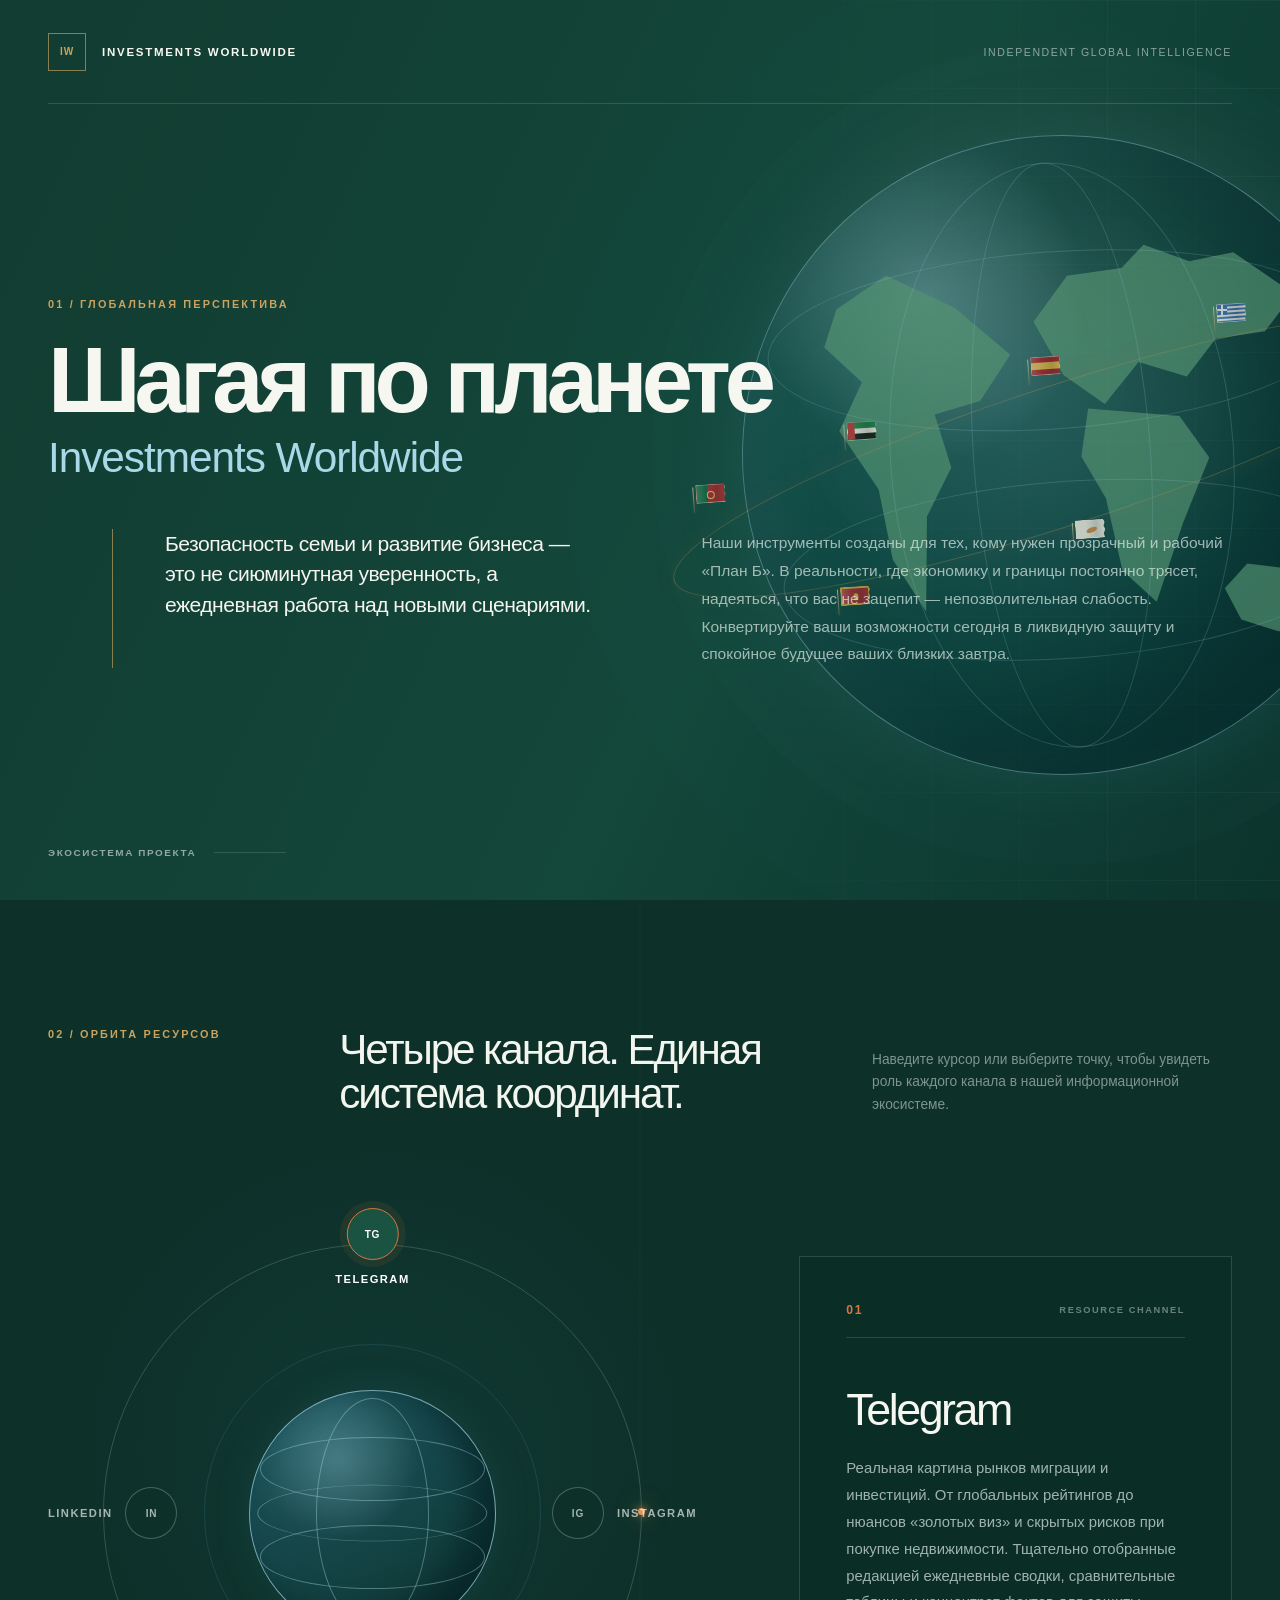
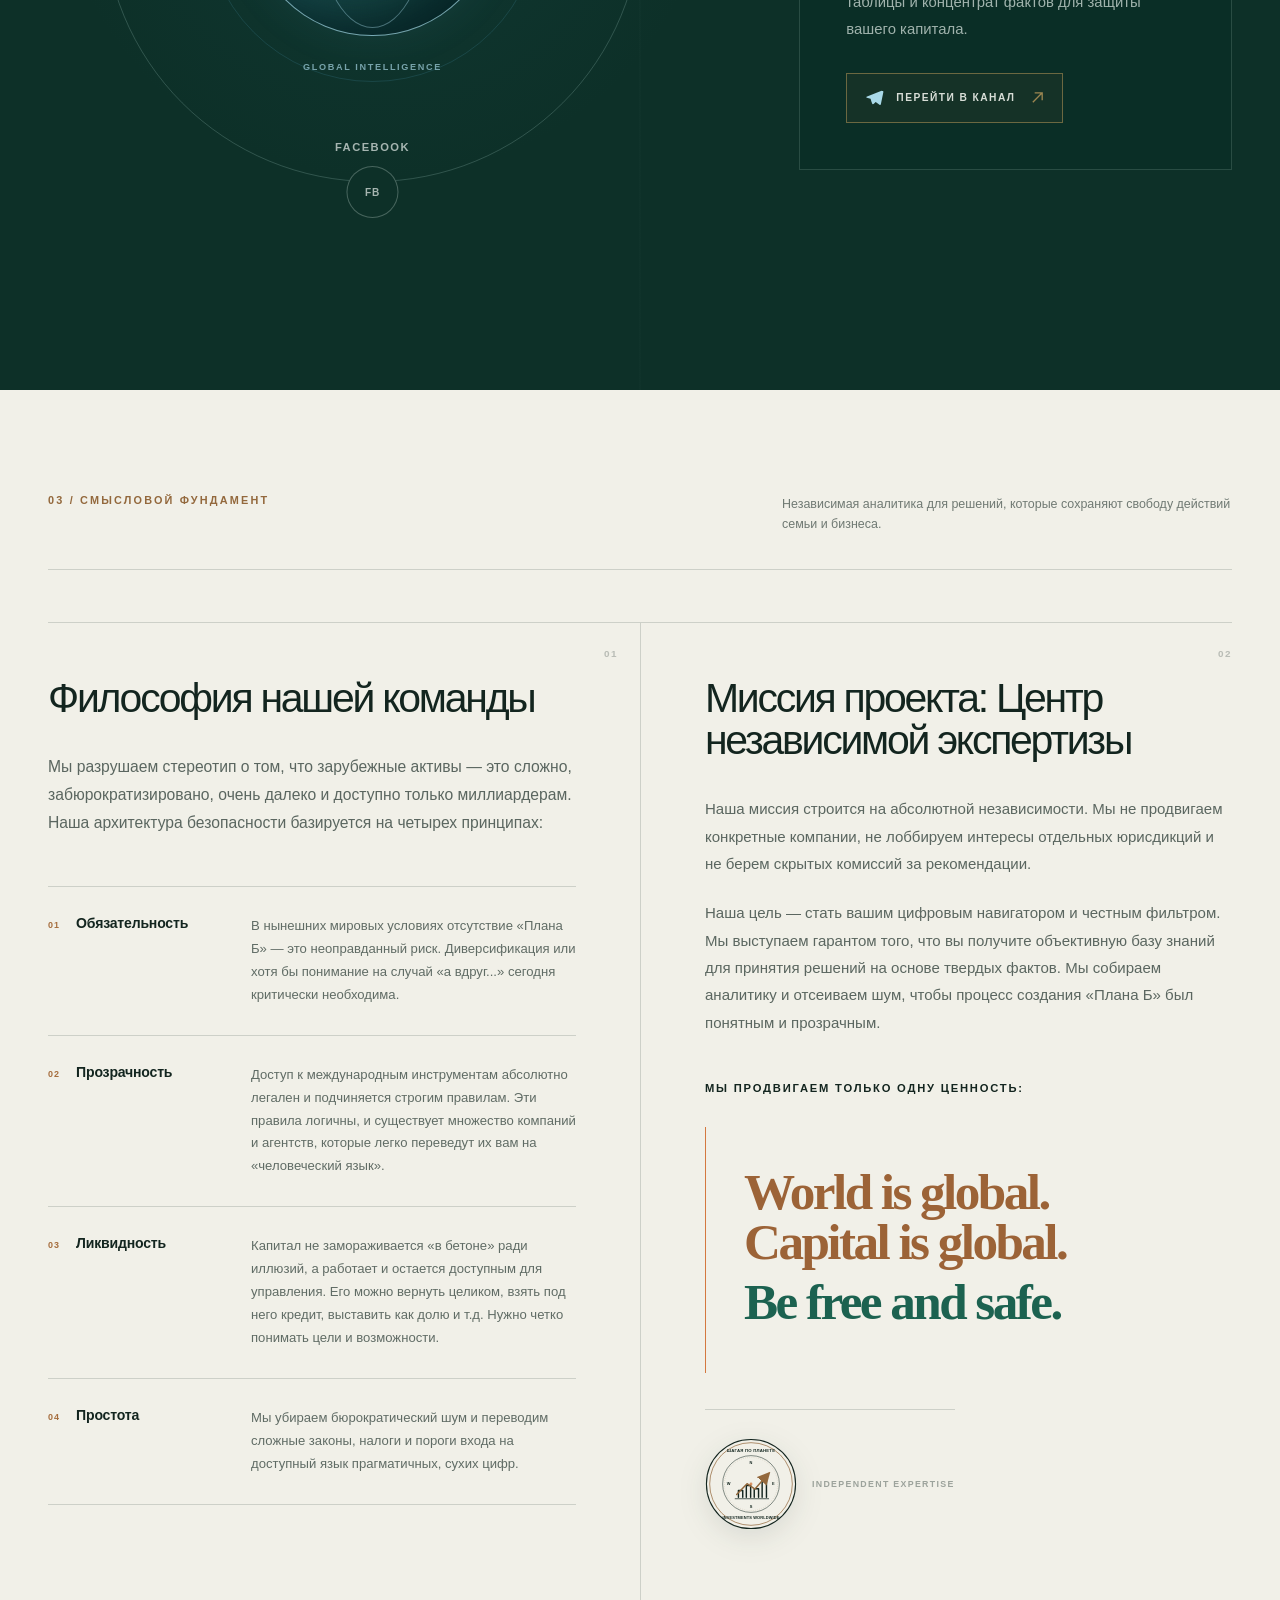
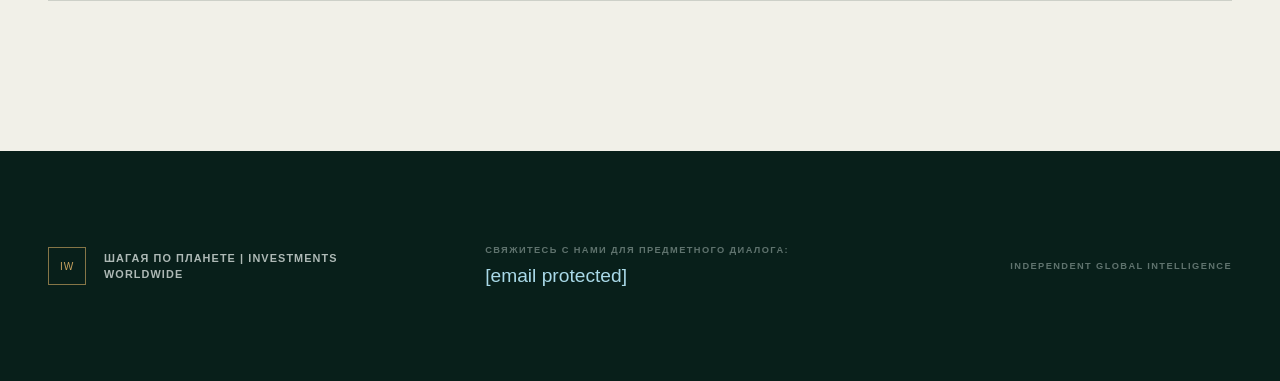
<file: index.html>
<!doctype html>
<html lang="ru">
  <head>
    <!-- Google tag (gtag.js) -->
<script async src="https://www.googletagmanager.com/gtag/js?id=G-6NLV09W5RV"></script>
<script>
  window.dataLayer = window.dataLayer || [];
  function gtag(){dataLayer.push(arguments);}
  gtag('js', new Date());

  gtag('config', 'G-6NLV09W5RV');
</script>
    <meta charset="UTF-8" />
    <meta name="viewport" content="width=device-width, initial-scale=1.0" />
    <meta name="theme-color" content="#123d32" />
    <meta name="author" content="Investments Worldwide" />
    <meta name="robots" content="index, follow, max-image-preview:large, max-snippet:-1, max-video-preview:-1" />
    <meta
      name="description"
      content="Независимая аналитика о международных инвестициях, ВНЖ, Golden Visa, зарубежной недвижимости и легальной релокации капитала."
    />
    <link rel="canonical" href="https://shagayapoplanete.com/" />
    <link rel="icon" href="favicon.svg" type="image/svg+xml" />
    <link rel="apple-touch-icon" href="apple-touch-icon.png" sizes="180x180" />
    <link rel="manifest" href="site.webmanifest" />

    <meta property="og:type" content="website" />
    <meta property="og:locale" content="ru_RU" />
    <meta property="og:url" content="https://shagayapoplanete.com/" />
    <meta property="og:site_name" content="Шагая по планете | Investments Worldwide" />
    <meta property="og:title" content="Инвестиции и релокация капитала | Шагая по планете" />
    <meta property="og:description" content="Независимая аналитика о международных инвестициях, ВНЖ, Golden Visa, зарубежной недвижимости и легальной релокации капитала." />
    <meta property="og:image" content="https://shagayapoplanete.com/og.png" />
    <meta property="og:image:width" content="1200" />
    <meta property="og:image:height" content="630" />
    <meta property="og:image:alt" content="Шагая по планете | Investments Worldwide" />

    <meta name="twitter:card" content="summary_large_image" />
    <meta name="twitter:title" content="Инвестиции и релокация капитала | Шагая по планете" />
    <meta name="twitter:description" content="Независимая аналитика о международных инвестициях, ВНЖ, Golden Visa, зарубежной недвижимости и легальной релокации капитала." />
    <meta name="twitter:image" content="https://shagayapoplanete.com/og.png" />
    <meta name="twitter:image:alt" content="Шагая по планете | Investments Worldwide" />

    <title>Инвестиции и релокация капитала | Шагая по планете</title>
    <script type="application/ld+json">
      {
        "@context": "https://schema.org",
        "@graph": [
          {
            "@type": "Organization",
            "@id": "https://shagayapoplanete.com/#organization",
            "name": "Шагая по планете | Investments Worldwide",
            "alternateName": "Investments Worldwide",
            "url": "https://shagayapoplanete.com",
            "logo": {
              "@type": "ImageObject",
              "url": "https://shagayapoplanete.com/brand-seal-512.png",
              "width": 512,
              "height": 512
            },
            "description": "Независимая аналитика о международных инвестициях, ВНЖ, Golden Visa, зарубежной недвижимости и легальной релокации капитала.",
            "sameAs": [
              "https://t.me/investments_worldwide",
              "https://www.instagram.com/shagaya.poplanete/",
              "https://www.facebook.com/profile.php?id=61593117163162",
              "https://www.linkedin.com/company/shagaya-po-planete-investments-worldwide/"
            ]
          },
          {
            "@type": "WebSite",
            "@id": "https://shagayapoplanete.com/#website",
            "url": "https://shagayapoplanete.com",
            "name": "Шагая по планете | Investments Worldwide",
            "description": "Независимая аналитика о международных инвестициях, ВНЖ, Golden Visa, зарубежной недвижимости и легальной релокации капитала.",
            "inLanguage": "ru",
            "publisher": {
              "@id": "https://shagayapoplanete.com/#organization"
            }
          }
        ]
      }
    </script>
    <link rel="stylesheet" href="styles.css?v=20260824" />
    <script src="script.js?v=20260824" defer></script>
  </head>
  <body>
    <main>
      <section class="hero" aria-labelledby="hero-title">
        <header class="site-header shell">
          <a class="wordmark" href="#top" aria-label="На первый экран">
            <span class="wordmark__symbol" aria-hidden="true">IW</span>
            <span>Investments Worldwide</span>
          </a>
          <span class="header-note">Independent global intelligence</span>
        </header>

        <div class="hero__content shell" id="top">
          <p class="section-index">01 / Глобальная перспектива</p>
          <h1 id="hero-title">
            <span>Шагая по планете</span>
            <span class="hero__international">Investments Worldwide</span>
          </h1>
          <div class="hero__statement">
            <p class="hero__lead">
              Безопасность семьи и развитие бизнеса — это не сиюминутная
              уверенность, а ежедневная работа над новыми сценариями.
            </p>
            <p class="hero__body">
              Наши инструменты созданы для тех, кому нужен прозрачный и рабочий
              «План Б». В реальности, где экономику и границы постоянно трясет,
              надеяться, что вас не зацепит — непозволительная слабость.
              Конвертируйте ваши возможности сегодня в ликвидную защиту и
              спокойное будущее ваших близких завтра.
            </p>
          </div>
        </div>

        <a class="hero__scroll" href="#resources">
          <span>Экосистема проекта</span>
          <span class="hero__scroll-line" aria-hidden="true"></span>
        </a>
        <div class="hero__grid" aria-hidden="true"></div>
        <div class="hero__glow" aria-hidden="true">
          <span class="hero-earth__grid hero-earth__grid--latitude-one"></span>
          <span class="hero-earth__grid hero-earth__grid--latitude-two"></span>
          <span class="hero-earth__grid hero-earth__grid--meridian-one"></span>
          <span class="hero-earth__grid hero-earth__grid--meridian-two"></span>
          <span class="hero-earth__flags-orbit">
            <span class="hero-earth__flag hero-earth__flag--1" role="img" aria-label="Португалия">
              <span class="hero-earth__flag-cloth flag--portugal"></span>
            </span>
            <span class="hero-earth__flag hero-earth__flag--2" role="img" aria-label="ОАЭ">
              <span class="hero-earth__flag-cloth flag--uae"></span>
            </span>
            <span class="hero-earth__flag hero-earth__flag--3" role="img" aria-label="Испания">
              <span class="hero-earth__flag-cloth flag--spain"></span>
            </span>
            <span class="hero-earth__flag hero-earth__flag--4" role="img" aria-label="Греция">
              <span class="hero-earth__flag-cloth flag--greece"></span>
            </span>
            <span class="hero-earth__flag hero-earth__flag--5" role="img" aria-label="Мальта">
              <span class="hero-earth__flag-cloth flag--malta"></span>
            </span>
            <span class="hero-earth__flag hero-earth__flag--6" role="img" aria-label="Турция">
              <span class="hero-earth__flag-cloth flag--turkey"></span>
            </span>
            <span class="hero-earth__flag hero-earth__flag--7" role="img" aria-label="Кипр">
              <span class="hero-earth__flag-cloth flag--cyprus"></span>
            </span>
            <span class="hero-earth__flag hero-earth__flag--8" role="img" aria-label="Черногория">
              <span class="hero-earth__flag-cloth flag--montenegro"></span>
            </span>
          </span>
          <span class="hero-earth__land hero-earth__land--america"></span>
          <span class="hero-earth__land hero-earth__land--eurasia"></span>
          <span class="hero-earth__land hero-earth__land--africa"></span>
          <span class="hero-earth__land hero-earth__land--australia"></span>
        </div>
      </section>

      <section class="resources" id="resources" aria-labelledby="resources-title">
        <div class="shell resources__header">
          <p class="section-index">02 / Орбита ресурсов</p>
          <div>
            <h2 id="resources-title">Четыре канала. Единая система координат.</h2>
            <p>
              Наведите курсор или выберите точку, чтобы увидеть роль каждого
              канала в нашей информационной экосистеме.
            </p>
          </div>
        </div>

        <div class="resources__stage shell">
          <div
            class="orbit-system"
            data-active="telegram"
            aria-label="Интерактивная орбита ресурсов"
          >
            <div class="orbit orbit--outer" aria-hidden="true"></div>
            <div class="orbit orbit--inner" aria-hidden="true"></div>
            <div class="orbit__glint" aria-hidden="true"><span></span></div>

            <div class="globe" aria-label="Глобальная экспертиза">
              <div class="globe__sphere" aria-hidden="true">
                <span class="globe__latitude globe__latitude--one"></span>
                <span class="globe__latitude globe__latitude--two"></span>
                <span class="globe__longitude globe__longitude--one"></span>
                <span class="globe__longitude globe__longitude--two"></span>
              </div>
              <span>Global intelligence</span>
            </div>

            <button
              class="resource-node resource--top"
              type="button"
              data-resource="telegram"
              aria-pressed="true"
              aria-label="Показать информацию: Telegram"
            >
              <span class="resource-node__mark" aria-hidden="true">TG</span>
              <span class="resource-node__name">Telegram</span>
            </button>
            <button
              class="resource-node resource--right"
              type="button"
              data-resource="instagram"
              aria-pressed="false"
              aria-label="Показать информацию: Instagram"
            >
              <span class="resource-node__mark" aria-hidden="true">IG</span>
              <span class="resource-node__name">Instagram</span>
            </button>
            <button
              class="resource-node resource--bottom"
              type="button"
              data-resource="facebook"
              aria-pressed="false"
              aria-label="Показать информацию: Facebook"
            >
              <span class="resource-node__mark" aria-hidden="true">FB</span>
              <span class="resource-node__name">Facebook</span>
            </button>
            <button
              class="resource-node resource--left"
              type="button"
              data-resource="linkedin"
              aria-pressed="false"
              aria-label="Показать информацию: LinkedIn"
            >
              <span class="resource-node__mark" aria-hidden="true">IN</span>
              <span class="resource-node__name">LinkedIn</span>
            </button>
          </div>

          <article class="resource-copy" aria-live="polite">
            <div class="resource-copy__meta">
              <span id="resource-index">01</span>
              <span>Resource channel</span>
            </div>
            <h3 id="resource-name">Telegram</h3>
            <p id="resource-description">
              Реальная картина рынков миграции и инвестиций. От глобальных
              рейтингов до нюансов «золотых виз» и скрытых рисков при покупке
              недвижимости. Тщательно отобранные редакцией ежедневные сводки,
              сравнительные таблицы и концентрат фактов для защиты вашего
              капитала.
            </p>
            <a
              class="resource-copy__cta"
              id="resource-link"
              href="https://t.me/investments_worldwide"
              target="_blank"
              rel="noopener noreferrer"
              aria-label="Перейти в канал Telegram"
            >
              <span class="resource-copy__channel-icon" id="resource-icon">
                <svg data-channel-icon="telegram" viewBox="0 0 24 24" aria-hidden="true">
                  <path d="M21.1 3.4 3.7 10.1c-1.2.5-1.2 1.2-.2 1.5l4.4 1.4 1.7 5.2c.3.9.6 1.2 1.1 1.2.5 0 .8-.3 1.1-.6l2.2-2.1 4.6 3.4c.9.5 1.5.2 1.7-.8l2.9-14.1c.3-1.3-.5-1.9-1.6-1.5Z" fill="currentColor" />
                  <path d="m8 13 10.3-6.5-8 8.2-.3 3.2L8 13Z" fill="currentColor" opacity=".48" />
                </svg>
                <svg data-channel-icon="instagram" viewBox="0 0 24 24" aria-hidden="true" hidden>
                  <rect x="3" y="3" width="18" height="18" rx="5" fill="none" stroke="currentColor" stroke-width="1.8" />
                  <circle cx="12" cy="12" r="4.2" fill="none" stroke="currentColor" stroke-width="1.8" />
                  <circle cx="17.4" cy="6.7" r="1.15" fill="currentColor" />
                </svg>
                <svg data-channel-icon="facebook" viewBox="0 0 24 24" aria-hidden="true" hidden>
                  <path d="M13.8 21v-8h2.9l.5-3.3h-3.4V7.6c0-1 .3-1.7 1.7-1.7h1.9V3a25 25 0 0 0-2.7-.2c-2.7 0-4.5 1.6-4.5 4.6v2.3H7.1V13h3.1v8h3.6Z" fill="currentColor" />
                </svg>
                <svg data-channel-icon="linkedin" viewBox="0 0 24 24" aria-hidden="true" hidden>
                  <rect x="3" y="9" width="4" height="12" rx=".7" fill="currentColor" />
                  <circle cx="5" cy="5" r="2.2" fill="currentColor" />
                  <path d="M10 9h3.8v1.7h.1c.6-1 1.8-2.1 3.9-2.1 4.1 0 4.9 2.6 4.9 6.1V21h-4v-5.6c0-1.4 0-3.2-2.1-3.2s-2.5 1.5-2.5 3.1V21H10V9Z" fill="currentColor" />
                </svg>
              </span>
              <span>Перейти в канал</span>
              <svg class="resource-copy__external-icon" viewBox="0 0 16 16" aria-hidden="true">
                <path d="M5 3h8v8M13 3 3 13" fill="none" stroke="currentColor" stroke-width="1.4" />
              </svg>
            </a>
          </article>
        </div>
      </section>

      <section class="foundation" aria-label="Философия и миссия проекта">
        <div class="foundation__intro shell">
          <p class="section-index">03 / Смысловой фундамент</p>
          <p>
            Независимая аналитика для решений, которые сохраняют свободу
            действий семьи и бизнеса.
          </p>
        </div>

        <div class="foundation__grid shell">
          <article class="philosophy" aria-labelledby="philosophy-title">
            <span class="column-number" aria-hidden="true">01</span>
            <h2 id="philosophy-title">Философия нашей команды</h2>
            <p class="foundation__lead">
              Мы разрушаем стереотип о том, что зарубежные активы — это сложно,
              забюрократизировано, очень далеко и доступно только миллиардерам.
              Наша архитектура безопасности базируется на четырех принципах:
            </p>

            <ol class="principles">
              <li>
                <div class="principles__head"><span>01</span><h3>Обязательность</h3></div>
                <p>
                  В нынешних мировых условиях отсутствие «Плана Б» — это
                  неоправданный риск. Диверсификация или хотя бы понимание на
                  случай «а вдруг...» сегодня критически необходима.
                </p>
              </li>
              <li>
                <div class="principles__head"><span>02</span><h3>Прозрачность</h3></div>
                <p>
                  Доступ к международным инструментам абсолютно легален и
                  подчиняется строгим правилам. Эти правила логичны, и существует
                  множество компаний и агентств, которые легко переведут их вам
                  на «человеческий язык».
                </p>
              </li>
              <li>
                <div class="principles__head"><span>03</span><h3>Ликвидность</h3></div>
                <p>
                  Капитал не замораживается «в бетоне» ради иллюзий, а работает и
                  остается доступным для управления. Его можно вернуть целиком,
                  взять под него кредит, выставить как долю и т.д. Нужно четко
                  понимать цели и возможности.
                </p>
              </li>
              <li>
                <div class="principles__head"><span>04</span><h3>Простота</h3></div>
                <p>
                  Мы убираем бюрократический шум и переводим сложные законы,
                  налоги и пороги входа на доступный язык прагматичных, сухих
                  цифр.
                </p>
              </li>
            </ol>
          </article>

          <article class="mission" aria-labelledby="mission-title">
            <span class="column-number" aria-hidden="true">02</span>
            <h2 id="mission-title">
              Миссия проекта: Центр независимой экспертизы
            </h2>
            <div class="mission__body">
              <p>
                Наша миссия строится на абсолютной независимости. Мы не
                продвигаем конкретные компании, не лоббируем интересы отдельных
                юрисдикций и не берем скрытых комиссий за рекомендации.
              </p>
              <p>
                Наша цель — стать вашим цифровым навигатором и честным фильтром.
                Мы выступаем гарантом того, что вы получите объективную базу
                знаний для принятия решений на основе твердых фактов. Мы собираем
                аналитику и отсеиваем шум, чтобы процесс создания «Плана Б» был
                понятным и прозрачным.
              </p>
              <p>Мы продвигаем только одну ценность:</p>
            </div>

            <blockquote>
              <span>World is global.</span>
              <span>Capital is global.</span>
              <strong>Be free and safe.</strong>
            </blockquote>

            <div class="mission__seal">
              <img
                src="brand-seal.svg"
                width="92"
                height="92"
                loading="lazy"
                decoding="async"
                alt="Эмблема «Шагая по планете | Investments Worldwide»"
              />
              <span>Independent expertise</span>
            </div>
          </article>
        </div>
      </section>
    </main>

    <footer class="footer">
      <div class="footer__inner shell">
        <div class="footer__brand">
          <span class="wordmark__symbol" aria-hidden="true">IW</span>
          <p>Шагая по планете | Investments Worldwide</p>
        </div>
        <div class="footer__contact">
          <span>Свяжитесь с нами для предметного диалога:</span>
          <a href="mailto:[email protected]">[email protected]</a>
        </div>
        <span class="footer__note">Independent global intelligence</span>
      </div>
    </footer>
  </body>
</html>
</file>
<file: styles.css>
:root {
  --emerald-950: #123d32;
  --emerald-900: #0d3028;
  --emerald-800: #16483b;
  --emerald-700: #1c6250;
  --paper: #f1f0e8;
  --paper-soft: #e8e7dd;
  --ink: #13251f;
  --muted: #879891;
  --line-dark: rgba(207, 226, 219, 0.16);
  --line-light: rgba(19, 37, 31, 0.16);
  --orange: #d4783f;
  --gold: #c9a35f;
  --blue: #5aabd0;
  --blue-light: #a9d9e8;
  --sans: "Avenir Next", Avenir, "Segoe UI", Helvetica, Arial, sans-serif;
  --serif: Iowan Old Style, Baskerville, "Times New Roman", serif;
}

* {
  box-sizing: border-box;
}

html {
  scroll-behavior: smooth;
}

body {
  margin: 0;
  background: var(--emerald-950);
  color: #f7f7f1;
  font-family: var(--sans);
  text-rendering: optimizeLegibility;
}

button,
a {
  -webkit-tap-highlight-color: transparent;
}

button {
  font: inherit;
}

a {
  color: inherit;
  text-decoration: none;
}

.shell {
  width: min(100% - 96px, 1440px);
  margin-inline: auto;
}

.section-index {
  margin: 0;
  color: var(--gold);
  font-size: 0.68rem;
  font-weight: 700;
  letter-spacing: 0.2em;
  text-transform: uppercase;
}

.hero {
  position: relative;
  min-height: 100svh;
  overflow: hidden;
  background:
    radial-gradient(circle at 82% 35%, rgba(212, 120, 63, 0.1), transparent 25%),
    linear-gradient(115deg, rgba(18, 61, 50, 0.99) 8%, rgba(19, 72, 58, 0.95) 58%, rgba(11, 50, 42, 0.98) 100%),
    var(--emerald-950);
}

.site-header {
  position: relative;
  z-index: 4;
  display: flex;
  align-items: center;
  justify-content: space-between;
  min-height: 104px;
  border-bottom: 1px solid var(--line-dark);
}

.wordmark {
  display: inline-flex;
  align-items: center;
  gap: 16px;
  font-size: 0.72rem;
  font-weight: 700;
  letter-spacing: 0.15em;
  text-transform: uppercase;
}

.wordmark__symbol {
  display: grid;
  width: 38px;
  aspect-ratio: 1;
  place-items: center;
  border: 1px solid rgba(198, 162, 94, 0.66);
  color: var(--gold);
  font-size: 0.63rem;
  letter-spacing: 0.08em;
}

.header-note {
  color: rgba(237, 244, 241, 0.55);
  font-size: 0.66rem;
  letter-spacing: 0.15em;
  text-transform: uppercase;
}

.hero__content {
  position: relative;
  z-index: 3;
  display: flex;
  min-height: calc(100svh - 104px);
  flex-direction: column;
  justify-content: center;
  padding-block: 92px 130px;
}

.hero h1 {
  max-width: 1180px;
  margin: 30px 0 52px;
  font-size: clamp(3.5rem, 7.2vw, 7.8rem);
  font-weight: 560;
  letter-spacing: -0.065em;
  line-height: 0.9;
}

.hero h1 span {
  display: block;
}

.hero__international {
  margin-top: 16px;
  color: var(--blue-light);
  font-size: 0.46em;
  font-weight: 430;
  letter-spacing: -0.025em;
}

.hero__statement {
  display: grid;
  max-width: 1120px;
  grid-template-columns: minmax(300px, 0.9fr) minmax(360px, 1.1fr);
  gap: clamp(48px, 8vw, 120px);
  margin-left: auto;
  padding-left: 52px;
  border-left: 1px solid rgba(198, 162, 94, 0.65);
}

.hero__lead,
.hero__body {
  margin: 0;
}

.hero__lead {
  color: #f5f5ef;
  font-size: clamp(1.22rem, 1.65vw, 1.65rem);
  font-weight: 430;
  letter-spacing: -0.025em;
  line-height: 1.45;
}

.hero__body {
  max-width: 630px;
  color: rgba(223, 235, 230, 0.7);
  font-size: 0.97rem;
  line-height: 1.8;
}

.hero__scroll {
  position: absolute;
  z-index: 4;
  bottom: 42px;
  left: 48px;
  display: flex;
  align-items: center;
  gap: 18px;
  color: rgba(237, 244, 241, 0.58);
  font-size: 0.62rem;
  font-weight: 700;
  letter-spacing: 0.16em;
  text-transform: uppercase;
}

.hero__scroll-line {
  position: relative;
  display: block;
  width: 72px;
  height: 1px;
  overflow: hidden;
  background: var(--line-dark);
}

.hero__scroll-line::after {
  position: absolute;
  inset: 0;
  background: var(--orange);
  content: "";
  transform: translateX(-100%);
  animation: scroll-line 2.8s ease-in-out infinite;
}

.hero__grid {
  position: absolute;
  z-index: 1;
  inset: 0 0 0 52%;
  border-left: 1px solid rgba(173, 205, 195, 0.07);
  background-image:
    linear-gradient(rgba(173, 205, 195, 0.055) 1px, transparent 1px),
    linear-gradient(90deg, rgba(173, 205, 195, 0.055) 1px, transparent 1px);
  background-size: 88px 88px;
  mask-image: linear-gradient(to left, #000, transparent);
}

.hero__glow {
  position: absolute;
  z-index: 2;
  top: 15%;
  right: -8%;
  width: min(50vw, 720px);
  aspect-ratio: 1;
  border: 1px solid rgba(169, 217, 232, 0.48);
  border-radius: 50%;
  background:
    radial-gradient(circle at 30% 24%, rgba(188, 232, 242, 0.38), transparent 25%),
    radial-gradient(circle at 44% 40%, rgba(52, 144, 169, 0.44), rgba(16, 91, 104, 0.35) 46%, rgba(7, 56, 60, 0.72) 78%);
  box-shadow:
    inset -95px -48px 125px rgba(4, 38, 41, 0.64),
    inset 30px 18px 70px rgba(169, 217, 232, 0.1),
    0 0 75px rgba(90, 171, 208, 0.16),
    0 0 0 90px rgba(90, 171, 208, 0.025),
    0 0 0 180px rgba(90, 171, 208, 0.014);
  opacity: 0.78;
  transform: rotate(-4deg);
  animation: earth-float 12s ease-in-out infinite;
}

.hero-earth__flags-orbit {
  position: absolute;
  z-index: 3;
  top: 39%;
  right: -14%;
  left: -14%;
  height: 22%;
  display: block;
  border: 1px solid rgba(201, 163, 95, 0.35);
  border-radius: 50%;
  box-shadow: 0 0 24px rgba(212, 120, 63, 0.08);
  transform: rotate(-14deg);
}

.hero-earth__flag {
  position: absolute;
  z-index: 4;
  display: block;
  width: 35px;
  height: 28px;
  padding-left: 4px;
  transform: rotate(14deg);
  transform-origin: center;
}

.hero-earth__flag::before {
  position: absolute;
  top: 2px;
  bottom: 0;
  left: 1px;
  width: 1px;
  border-radius: 1px;
  background: linear-gradient(rgba(230, 219, 183, 0.88), rgba(157, 133, 85, 0.4));
  box-shadow: 0 0 5px rgba(201, 163, 95, 0.3);
  content: "";
}

.hero-earth__flag-cloth {
  position: relative;
  display: block;
  width: 30px;
  height: 19px;
  overflow: hidden;
  border: 1px solid rgba(247, 242, 222, 0.58);
  border-radius: 1px 2px 2px 1px;
  box-shadow:
    0 3px 8px rgba(3, 25, 24, 0.38),
    0 0 8px rgba(201, 163, 95, 0.12);
  clip-path: polygon(0 0, 94% 2%, 100% 18%, 95% 37%, 100% 57%, 94% 78%, 98% 100%, 0 100%);
  transform-origin: left center;
  animation: flag-wave 3.1s ease-in-out infinite;
}

.hero-earth__flag-cloth::after {
  position: absolute;
  inset: 0;
  background: linear-gradient(90deg, rgba(255, 255, 255, 0.18), transparent 35%, rgba(0, 0, 0, 0.12) 72%, transparent);
  content: "";
}

.hero-earth__flag--1 {
  top: -13px;
  left: 5%;
}

.hero-earth__flag--2 {
  top: -26px;
  left: 25%;
}

.hero-earth__flag--3 {
  top: -31px;
  left: 49%;
}

.hero-earth__flag--4 {
  top: -24px;
  right: 23%;
}

.hero-earth__flag--5 {
  top: -10px;
  right: 4%;
}

.hero-earth__flag--6 {
  right: 8%;
  bottom: -19px;
}

.hero-earth__flag--7 {
  bottom: -28px;
  left: 48%;
}

.hero-earth__flag--8 {
  bottom: -19px;
  left: 18%;
}

.hero-earth__flag--2 .hero-earth__flag-cloth,
.hero-earth__flag--5 .hero-earth__flag-cloth,
.hero-earth__flag--7 .hero-earth__flag-cloth {
  animation-delay: -1.35s;
  animation-duration: 3.7s;
}

.hero-earth__flag--3 .hero-earth__flag-cloth,
.hero-earth__flag--6 .hero-earth__flag-cloth {
  animation-delay: -2.2s;
  animation-duration: 2.8s;
}

.hero-earth__flag--4 .hero-earth__flag-cloth,
.hero-earth__flag--8 .hero-earth__flag-cloth {
  animation-delay: -0.65s;
  animation-duration: 3.35s;
}

.flag--portugal {
  background: linear-gradient(90deg, #126b42 0 40%, #b72e35 40%);
}

.flag--portugal::before {
  position: absolute;
  z-index: 1;
  top: 6px;
  left: 10px;
  width: 6px;
  height: 6px;
  border: 1px solid #f1ca61;
  border-radius: 50%;
  content: "";
}

.flag--uae {
  background: linear-gradient(#23864c 0 33%, #f3f0e7 33% 66%, #17211e 66%);
}

.flag--uae::before {
  position: absolute;
  z-index: 1;
  inset: 0 auto 0 0;
  width: 7px;
  background: #bf3e3e;
  content: "";
}

.flag--spain {
  background: linear-gradient(#a92732 0 27%, #e7bd4c 27% 73%, #a92732 73%);
}

.flag--greece {
  background: repeating-linear-gradient(#3e74b5 0 2px, #f0f0e9 2px 4px);
}

.flag--greece::before {
  position: absolute;
  z-index: 1;
  top: 0;
  left: 0;
  width: 10px;
  height: 10px;
  background:
    linear-gradient(90deg, transparent 4px, #f3f1e9 4px 6px, transparent 6px),
    linear-gradient(transparent 4px, #f3f1e9 4px 6px, transparent 6px),
    #3e74b5;
  content: "";
}

.flag--malta {
  background: linear-gradient(90deg, #f2f0e8 0 50%, #bd3e48 50%);
}

.flag--malta::before {
  position: absolute;
  z-index: 1;
  top: 2px;
  left: 3px;
  width: 4px;
  height: 4px;
  border: 1px solid #8f9693;
  content: "";
}

.flag--turkey {
  background: #b52f38;
}

.flag--turkey::before {
  position: absolute;
  z-index: 1;
  top: 5px;
  left: 10px;
  width: 9px;
  height: 9px;
  border-radius: 50%;
  background: #f3f1e9;
  box-shadow: 3px 0 0 #b52f38;
  content: "";
}

.flag--cyprus {
  background: #f3f1e9;
}

.flag--cyprus::before {
  position: absolute;
  z-index: 1;
  top: 7px;
  left: 10px;
  width: 11px;
  height: 5px;
  border-radius: 60% 35% 60% 35%;
  background: #c99049;
  content: "";
  transform: rotate(-11deg);
}

.flag--montenegro {
  border: 2px solid #d3aa45;
  background: #a72e37;
}

.flag--montenegro::before {
  position: absolute;
  z-index: 1;
  top: 5px;
  left: 11px;
  width: 5px;
  height: 7px;
  border-radius: 50% 50% 35% 35%;
  background: #d3aa45;
  content: "";
}

.hero-earth__grid,
.hero-earth__land {
  position: absolute;
  display: block;
}

.hero-earth__grid {
  z-index: 2;
  border: 1px solid rgba(169, 217, 232, 0.24);
  border-radius: 50%;
}

.hero-earth__grid--latitude-one {
  top: 18%;
  right: 5%;
  left: 5%;
  height: 28%;
}

.hero-earth__grid--latitude-two {
  right: 5%;
  bottom: 18%;
  left: 5%;
  height: 28%;
}

.hero-earth__grid--meridian-one {
  top: 4%;
  bottom: 4%;
  left: 23%;
  width: 54%;
}

.hero-earth__grid--meridian-two {
  top: 4%;
  bottom: 4%;
  left: 36%;
  width: 28%;
}

.hero-earth__land {
  z-index: 1;
  background: rgba(99, 167, 130, 0.68);
  filter: drop-shadow(0 0 10px rgba(103, 185, 145, 0.12));
}

.hero-earth__land--america {
  top: 20%;
  left: 14%;
  width: 29%;
  height: 53%;
  clip-path: polygon(8% 9%, 36% 0, 72% 11%, 100% 26%, 82% 39%, 57% 42%, 64% 58%, 49% 72%, 45% 100%, 29% 84%, 24% 63%, 5% 45%, 19% 31%, 0 20%);
}

.hero-earth__land--eurasia {
  top: 18%;
  left: 47%;
  width: 41%;
  height: 31%;
  clip-path: polygon(0 35%, 14% 13%, 35% 11%, 44% 0, 61% 10%, 78% 7%, 100% 30%, 88% 48%, 69% 50%, 57% 68%, 39% 59%, 25% 79%, 10% 63%);
}

.hero-earth__land--africa {
  top: 43%;
  left: 53%;
  width: 20%;
  height: 31%;
  clip-path: polygon(8% 0, 79% 7%, 100% 29%, 76% 61%, 51% 100%, 26% 83%, 17% 46%, 0 24%);
}

.hero-earth__land--australia {
  right: 12%;
  bottom: 20%;
  width: 14%;
  height: 11%;
  clip-path: polygon(0 33%, 27% 0, 85% 14%, 100% 62%, 58% 100%, 16% 79%);
}

.resources {
  position: relative;
  overflow: hidden;
  padding-block: 128px 152px;
  background:
    radial-gradient(circle at 30% 50%, rgba(31, 95, 103, 0.18), transparent 32%),
    var(--emerald-900);
}

.resources::before {
  position: absolute;
  inset: 0;
  background-image: linear-gradient(90deg, transparent 49.95%, rgba(173, 205, 195, 0.07) 50%, transparent 50.05%);
  content: "";
  pointer-events: none;
}

.resources__header {
  position: relative;
  z-index: 2;
  display: grid;
  grid-template-columns: 0.45fr 1.55fr;
  gap: 32px;
  margin-bottom: 72px;
}

.resources__header > div {
  display: flex;
  align-items: end;
  justify-content: space-between;
  gap: 40px;
}

.resources h2 {
  max-width: 680px;
  margin: 0;
  color: #f3f5ef;
  font-size: clamp(2rem, 3.3vw, 3.55rem);
  font-weight: 500;
  letter-spacing: -0.05em;
  line-height: 1.05;
}

.resources__header > div > p {
  max-width: 360px;
  margin: 0;
  color: rgba(218, 232, 226, 0.55);
  font-size: 0.86rem;
  line-height: 1.65;
}

.resources__stage {
  position: relative;
  z-index: 2;
  display: grid;
  grid-template-columns: minmax(560px, 1.2fr) minmax(360px, 0.8fr);
  align-items: center;
  gap: clamp(70px, 8vw, 140px);
}

.orbit-system {
  position: relative;
  width: min(100%, 670px);
  aspect-ratio: 1;
  margin-inline: auto;
}

.orbit {
  position: absolute;
  border: 1px solid rgba(157, 196, 187, 0.25);
  border-radius: 50%;
  transition: border-color 320ms ease, box-shadow 320ms ease;
}

.orbit--outer {
  inset: 8.5%;
}

.orbit--inner {
  inset: 24%;
  border-color: rgba(90, 171, 208, 0.16);
}

.orbit-system:focus-within .orbit--outer,
.orbit-system:hover .orbit--outer {
  border-color: rgba(198, 162, 94, 0.5);
  box-shadow: 0 0 42px rgba(212, 120, 63, 0.08);
}

.orbit__glint {
  position: absolute;
  inset: 8.5%;
  border-radius: 50%;
  animation: orbit-spin 11s linear infinite;
  pointer-events: none;
}

.orbit__glint span {
  position: absolute;
  top: 49%;
  right: -3px;
  width: 7px;
  aspect-ratio: 1;
  border-radius: 50%;
  background: #df945b;
  box-shadow:
    0 0 9px #df945b,
    0 0 24px rgba(223, 148, 91, 0.8),
    0 0 48px rgba(198, 162, 94, 0.45);
}

.globe {
  position: absolute;
  z-index: 2;
  inset: 31%;
  display: grid;
  place-items: center;
  border-radius: 50%;
  background: radial-gradient(circle at 33% 28%, rgba(169, 217, 232, 0.18), transparent 35%);
}

.globe > span {
  position: absolute;
  bottom: -36px;
  color: rgba(169, 217, 232, 0.68);
  font-size: 0.57rem;
  font-weight: 700;
  letter-spacing: 0.18em;
  text-transform: uppercase;
  white-space: nowrap;
}

.globe__sphere {
  position: relative;
  width: 100%;
  aspect-ratio: 1;
  overflow: hidden;
  border: 1px solid rgba(169, 217, 232, 0.66);
  border-radius: 50%;
  background:
    radial-gradient(circle at 37% 28%, rgba(169, 217, 232, 0.22), transparent 33%),
    linear-gradient(145deg, rgba(45, 126, 153, 0.45), rgba(11, 58, 68, 0.1));
  box-shadow:
    inset -24px -14px 34px rgba(2, 23, 29, 0.55),
    0 0 44px rgba(90, 171, 208, 0.09);
  animation: globe-breathe 5s ease-in-out infinite;
}

.globe__latitude,
.globe__longitude {
  position: absolute;
  border: 1px solid rgba(169, 217, 232, 0.4);
  border-radius: 50%;
}

.globe__latitude {
  right: 4%;
  left: 4%;
  height: 26%;
}

.globe__latitude--one {
  top: 19%;
}

.globe__latitude--two {
  bottom: 19%;
}

.globe__longitude {
  inset: 3% 27%;
}

.globe__longitude--two {
  transform: rotate(90deg) scaleX(0.5);
}

.resource-node {
  position: absolute;
  z-index: 4;
  display: flex;
  align-items: center;
  gap: 13px;
  padding: 0;
  border: 0;
  background: transparent;
  color: rgba(239, 245, 242, 0.68);
  cursor: pointer;
  transition: color 220ms ease, transform 220ms ease;
}

.resource-node:hover,
.resource-node:focus-visible,
.resource-node[aria-pressed="true"] {
  color: #fff;
}

.resource-node:focus-visible {
  outline: 1px solid var(--gold);
  outline-offset: 7px;
}

.resource-node__mark {
  position: relative;
  display: grid;
  width: 52px;
  aspect-ratio: 1;
  place-items: center;
  border: 1px solid rgba(214, 230, 224, 0.29);
  border-radius: 50%;
  background: var(--emerald-900);
  font-size: 0.63rem;
  font-weight: 800;
  letter-spacing: 0.08em;
  transition: border-color 220ms ease, background 220ms ease, box-shadow 220ms ease;
}

.resource-node:hover .resource-node__mark,
.resource-node:focus-visible .resource-node__mark,
.resource-node[aria-pressed="true"] .resource-node__mark {
  border-color: var(--orange);
  background: #1b5343;
  box-shadow: 0 0 0 7px rgba(212, 120, 63, 0.09);
}

.resource-node__name {
  font-size: 0.7rem;
  font-weight: 700;
  letter-spacing: 0.13em;
  text-transform: uppercase;
}

.resource--top {
  top: 3%;
  left: 50%;
  flex-direction: column;
  transform: translateX(-50%);
}

.resource--right {
  top: 50%;
  right: 0;
  transform: translateY(-50%);
}

.resource--bottom {
  bottom: 3%;
  left: 50%;
  flex-direction: column-reverse;
  transform: translateX(-50%);
}

.resource--left {
  top: 50%;
  left: 0;
  flex-direction: row-reverse;
  transform: translateY(-50%);
}

.resource-copy {
  min-height: 420px;
  padding: 46px;
  border: 1px solid var(--line-dark);
  background: rgba(8, 45, 37, 0.56);
}

.resource-copy__meta {
  display: flex;
  align-items: center;
  justify-content: space-between;
  padding-bottom: 20px;
  border-bottom: 1px solid var(--line-dark);
  color: rgba(217, 232, 226, 0.46);
  font-size: 0.58rem;
  font-weight: 700;
  letter-spacing: 0.17em;
  text-transform: uppercase;
}

.resource-copy__meta span:first-child {
  color: var(--orange);
  font-size: 0.76rem;
}

.resource-copy h3 {
  margin: 46px 0 20px;
  font-size: clamp(2.3rem, 3.5vw, 4.2rem);
  font-weight: 470;
  letter-spacing: -0.055em;
}

.resource-copy > p {
  min-height: 150px;
  margin: 0;
  color: rgba(223, 235, 230, 0.7);
  font-size: 0.93rem;
  line-height: 1.8;
}

.resource-copy__cta {
  display: inline-flex;
  align-items: center;
  gap: 12px;
  margin-top: 30px;
  padding: 14px 17px;
  border: 1px solid rgba(201, 163, 95, 0.48);
  background: rgba(212, 120, 63, 0.055);
  color: rgba(243, 245, 239, 0.88);
  font-size: 0.64rem;
  font-weight: 700;
  letter-spacing: 0.14em;
  text-transform: uppercase;
  transition:
    color 180ms ease,
    border-color 180ms ease,
    background 180ms ease,
    transform 180ms ease,
    box-shadow 180ms ease;
}

.resource-copy__cta:hover,
.resource-copy__cta:focus-visible {
  border-color: var(--orange);
  background: rgba(212, 120, 63, 0.13);
  color: #fff;
  box-shadow: 0 10px 28px rgba(3, 28, 23, 0.18);
  transform: translateY(-2px);
}

.resource-copy__cta:focus-visible {
  outline: 1px solid var(--gold);
  outline-offset: 5px;
}

.resource-copy__channel-icon {
  display: grid;
  width: 20px;
  height: 20px;
  place-items: center;
  color: var(--blue-light);
  transition: color 180ms ease;
}

.resource-copy__channel-icon svg {
  display: block;
  width: 100%;
  height: 100%;
}

.resource-copy__channel-icon [hidden] {
  display: none;
}

.resource-copy__cta:hover .resource-copy__channel-icon,
.resource-copy__cta:focus-visible .resource-copy__channel-icon {
  color: var(--gold);
}

.resource-copy__external-icon {
  width: 15px;
  height: 15px;
  margin-left: 3px;
  color: rgba(201, 163, 95, 0.75);
}

.foundation {
  position: relative;
  padding-block: 104px 150px;
  background: var(--paper);
  color: var(--ink);
}

.foundation__intro {
  display: flex;
  align-items: start;
  justify-content: space-between;
  gap: 48px;
  margin-bottom: 52px;
  padding-bottom: 34px;
  border-bottom: 1px solid var(--line-light);
}

.foundation__intro .section-index {
  color: #93683c;
}

.foundation__intro > p:last-child {
  max-width: 450px;
  margin: 0;
  color: rgba(19, 37, 31, 0.58);
  font-size: 0.78rem;
  line-height: 1.65;
}

.foundation__grid {
  display: grid;
  grid-template-columns: 1fr 1fr;
  border-top: 1px solid var(--line-light);
  border-bottom: 1px solid var(--line-light);
}

.philosophy,
.mission {
  position: relative;
  padding: 54px clamp(36px, 5vw, 76px) 70px 0;
}

.mission {
  padding-right: 0;
  padding-left: clamp(36px, 5vw, 76px);
  border-left: 1px solid var(--line-light);
}

.column-number {
  position: absolute;
  top: 25px;
  right: 22px;
  color: rgba(19, 37, 31, 0.25);
  font-size: 0.62rem;
  font-weight: 700;
  letter-spacing: 0.15em;
}

.mission .column-number {
  right: 0;
}

.foundation h2 {
  max-width: 540px;
  margin: 0 0 34px;
  font-size: clamp(2.25rem, 3.2vw, 3.9rem);
  font-weight: 520;
  letter-spacing: -0.055em;
  line-height: 1.03;
}

.foundation__lead {
  max-width: 640px;
  margin: 0;
  color: rgba(19, 37, 31, 0.68);
  font-size: 0.98rem;
  line-height: 1.8;
}

.principles {
  margin: 48px 0 0;
  padding: 0;
  border-top: 1px solid var(--line-light);
  list-style: none;
}

.principles li {
  display: grid;
  grid-template-columns: minmax(170px, 0.7fr) minmax(250px, 1.3fr);
  gap: 28px;
  padding-block: 28px;
  border-bottom: 1px solid var(--line-light);
}

.principles__head {
  display: flex;
  align-items: baseline;
  gap: 16px;
}

.principles__head span {
  color: #a66e3e;
  font-size: 0.56rem;
  font-weight: 800;
  letter-spacing: 0.12em;
}

.principles h3 {
  margin: 0;
  font-size: 0.88rem;
  font-weight: 720;
  letter-spacing: -0.015em;
}

.principles p {
  margin: 0;
  color: rgba(19, 37, 31, 0.65);
  font-size: 0.82rem;
  line-height: 1.75;
}

.mission__body {
  max-width: 630px;
}

.mission__body p {
  margin: 0 0 22px;
  color: rgba(19, 37, 31, 0.68);
  font-size: 0.94rem;
  line-height: 1.82;
}

.mission__body p:last-child {
  margin-top: 42px;
  color: var(--ink);
  font-size: 0.7rem;
  font-weight: 750;
  letter-spacing: 0.16em;
  text-transform: uppercase;
}

.mission blockquote {
  position: relative;
  margin: 28px 0 0;
  padding: 40px 0 46px 38px;
  border-left: 1px solid var(--orange);
  color: #9c6337;
  font-family: var(--serif);
  font-size: clamp(2.4rem, 4vw, 4.8rem);
  font-style: normal;
  font-weight: 600;
  letter-spacing: -0.05em;
  line-height: 0.98;
}

.mission blockquote span,
.mission blockquote strong {
  display: block;
}

.mission blockquote strong {
  margin-top: 10px;
  color: var(--emerald-700);
  font-weight: 700;
}

.mission__seal {
  display: flex;
  align-items: center;
  gap: 15px;
  width: fit-content;
  margin-top: 36px;
  padding-top: 28px;
  border-top: 1px solid var(--line-light);
  color: rgba(19, 37, 31, 0.38);
  font-size: 0.55rem;
  font-weight: 700;
  letter-spacing: 0.15em;
  text-transform: uppercase;
}

.mission__seal img {
  display: block;
  width: 92px;
  height: 92px;
  filter: drop-shadow(0 8px 14px rgba(19, 37, 31, 0.1));
}

.footer {
  background: #081f1a;
}

.footer__inner {
  display: grid;
  min-height: 230px;
  grid-template-columns: 1fr 1.15fr 0.65fr;
  align-items: center;
  gap: 50px;
}

.footer__brand {
  display: flex;
  align-items: center;
  gap: 18px;
}

.footer__brand p {
  max-width: 240px;
  margin: 0;
  color: rgba(239, 245, 242, 0.72);
  font-size: 0.68rem;
  font-weight: 700;
  letter-spacing: 0.1em;
  line-height: 1.5;
  text-transform: uppercase;
}

.footer__contact {
  display: flex;
  flex-direction: column;
  gap: 10px;
}

.footer__contact span,
.footer__note {
  color: rgba(218, 232, 226, 0.42);
  font-size: 0.58rem;
  font-weight: 700;
  letter-spacing: 0.15em;
  text-transform: uppercase;
}

.footer__contact a {
  width: fit-content;
  color: var(--blue-light);
  font-size: clamp(1.05rem, 1.5vw, 1.35rem);
  transition: color 180ms ease;
}

.footer__contact a:hover,
.footer__contact a:focus-visible {
  color: var(--gold);
}

.footer__contact a:focus-visible {
  outline: 1px solid var(--gold);
  outline-offset: 5px;
}

.footer__note {
  text-align: right;
}

.not-found {
  position: relative;
  display: grid;
  min-height: 100svh;
  place-items: center;
  overflow: hidden;
  padding: 48px;
  background:
    radial-gradient(circle at 78% 28%, rgba(90, 171, 208, 0.14), transparent 28%),
    var(--emerald-950);
}

.not-found__grid {
  position: absolute;
  inset: 0;
  background-image:
    linear-gradient(rgba(173, 205, 195, 0.055) 1px, transparent 1px),
    linear-gradient(90deg, rgba(173, 205, 195, 0.055) 1px, transparent 1px);
  background-size: 88px 88px;
  mask-image: linear-gradient(120deg, transparent, #000 40%, transparent 86%);
}

.not-found__content {
  position: relative;
  z-index: 1;
  width: min(100%, 760px);
  padding-left: 40px;
  border-left: 1px solid var(--orange);
}

.not-found__code {
  display: block;
  margin-bottom: 28px;
  color: rgba(169, 217, 232, 0.24);
  font-size: clamp(5rem, 17vw, 11rem);
  font-weight: 700;
  letter-spacing: -0.08em;
  line-height: 0.72;
}

.not-found h1 {
  max-width: 680px;
  margin: 24px 0;
  font-size: clamp(2.7rem, 7vw, 5.8rem);
  font-weight: 520;
  letter-spacing: -0.06em;
  line-height: 0.96;
}

.not-found__content > p:not(.section-index) {
  max-width: 560px;
  margin: 0;
  color: rgba(223, 235, 230, 0.68);
  line-height: 1.75;
}

.not-found a {
  display: inline-flex;
  margin-top: 36px;
  padding: 14px 20px;
  border: 1px solid rgba(201, 163, 95, 0.58);
  color: var(--paper);
  font-size: 0.7rem;
  font-weight: 700;
  letter-spacing: 0.13em;
  text-transform: uppercase;
  transition: border-color 180ms ease, background 180ms ease;
}

.not-found a:hover,
.not-found a:focus-visible {
  border-color: var(--orange);
  background: rgba(212, 120, 63, 0.1);
}

.not-found a:focus-visible {
  outline: 1px solid var(--gold);
  outline-offset: 5px;
}

@keyframes orbit-spin {
  to {
    transform: rotate(360deg);
  }
}

@keyframes earth-float {
  50% {
    transform: translateY(-10px) rotate(-3deg);
  }
}

@keyframes flag-wave {
  0%,
  100% {
    transform: perspective(70px) rotateY(-8deg) skewY(0deg) translateY(0);
  }

  35% {
    transform: perspective(70px) rotateY(13deg) skewY(1.5deg) translateY(-1px);
  }

  68% {
    transform: perspective(70px) rotateY(-15deg) skewY(-1deg) translateY(1px);
  }
}

@keyframes globe-breathe {
  50% {
    box-shadow:
      inset -24px -14px 34px rgba(2, 23, 29, 0.55),
      0 0 58px rgba(90, 171, 208, 0.18);
  }
}

@keyframes scroll-line {
  50%,
  100% {
    transform: translateX(100%);
  }
}

@media (max-width: 1100px) {
  .shell {
    width: min(100% - 64px, 1440px);
  }

  .hero h1 {
    font-size: clamp(3.5rem, 8vw, 6rem);
  }

  .hero__statement {
    gap: 48px;
  }

  .resources__header {
    grid-template-columns: 1fr;
  }

  .resources__stage {
    grid-template-columns: minmax(500px, 1.05fr) minmax(330px, 0.75fr);
    gap: 48px;
  }

  .resource-copy {
    padding: 32px;
  }

  .principles li {
    grid-template-columns: 1fr;
    gap: 16px;
  }
}

@media (max-width: 860px) {
  .site-header {
    min-height: 88px;
  }

  .hero__content {
    min-height: calc(100svh - 88px);
  }

  .hero__statement {
    grid-template-columns: 1fr;
    max-width: 720px;
    gap: 24px;
    margin-left: 0;
  }

  .resources__header > div {
    align-items: start;
    flex-direction: column;
  }

  .resources__stage {
    grid-template-columns: 1fr;
  }

  .orbit-system {
    max-width: 650px;
  }

  .resource-copy {
    min-height: 0;
  }

  .resource-copy > p {
    min-height: 0;
  }

  .foundation__grid {
    grid-template-columns: 1fr;
  }

  .philosophy,
  .mission {
    padding-right: 0;
    padding-left: 0;
  }

  .mission {
    border-top: 1px solid var(--line-light);
    border-left: 0;
  }

  .foundation h2 {
    max-width: 700px;
  }

  .footer__inner {
    grid-template-columns: 1fr 1fr;
  }

  .footer__note {
    display: none;
  }
}

@media (max-width: 620px) {
  .shell {
    width: min(100% - 36px, 1440px);
  }

  .header-note {
    display: none;
  }

  .site-header {
    min-height: 76px;
  }

  .wordmark {
    font-size: 0.62rem;
  }

  .wordmark__symbol {
    width: 34px;
  }

  .hero__content {
    min-height: calc(100svh - 76px);
    padding-block: 64px 130px;
  }

  .hero h1 {
    margin: 26px 0 42px;
    font-size: clamp(3rem, 14.5vw, 5rem);
    line-height: 0.92;
  }

  .hero__international {
    margin-top: 14px;
    font-size: 0.38em;
    line-height: 1.05;
  }

  .hero__statement {
    padding-left: 24px;
  }

  .hero__lead {
    font-size: 1.08rem;
  }

  .hero__body {
    font-size: 0.87rem;
    line-height: 1.72;
  }

  .hero__scroll {
    bottom: 28px;
    left: 18px;
  }

  .hero__grid {
    inset: 0 0 0 36%;
  }

  .hero__glow {
    top: 10%;
    right: -48%;
    width: 104vw;
    opacity: 0.62;
  }

  .hero-earth__flag {
    width: 30px;
    height: 24px;
  }

  .hero-earth__flag-cloth {
    width: 25px;
    height: 16px;
  }

  .resources {
    padding-block: 88px 96px;
  }

  .resources__header {
    margin-bottom: 56px;
  }

  .resources__header > div {
    gap: 24px;
  }

  .resources__header > div > p {
    font-size: 0.82rem;
  }

  .orbit-system {
    width: calc(100% + 8px);
    margin-left: -4px;
  }

  .resource-node__mark {
    width: 42px;
  }

  .resource-node__name {
    font-size: 0.55rem;
  }

  .resource--right {
    right: -8px;
    flex-direction: column;
  }

  .resource--left {
    left: -8px;
    flex-direction: column-reverse;
  }

  .globe > span {
    bottom: -28px;
    font-size: 0.46rem;
  }

  .resource-copy {
    min-height: 385px;
    padding: 28px 24px;
  }

  .resource-copy h3 {
    margin-top: 34px;
  }

  .foundation {
    padding-block: 76px 88px;
  }

  .foundation__intro {
    flex-direction: column;
    gap: 22px;
  }

  .philosophy,
  .mission {
    padding-block: 52px 58px;
  }

  .foundation h2 {
    margin-bottom: 28px;
    font-size: clamp(2.25rem, 10vw, 3.3rem);
  }

  .foundation__lead,
  .mission__body p {
    font-size: 0.88rem;
  }

  .principles {
    margin-top: 38px;
  }

  .principles li {
    padding-block: 24px;
  }

  .mission blockquote {
    padding-left: 24px;
    font-size: clamp(2.5rem, 13vw, 4rem);
  }

  .mission__seal img {
    width: 82px;
    height: 82px;
  }

  .footer__inner {
    min-height: 260px;
    grid-template-columns: 1fr;
    align-content: center;
    gap: 34px;
  }

  .not-found {
    padding: 28px 18px;
  }

  .not-found__content {
    padding-left: 24px;
  }
}

@media (prefers-reduced-motion: reduce) {
  html {
    scroll-behavior: auto;
  }

  *,
  *::before,
  *::after {
    animation-duration: 0.01ms !important;
    animation-iteration-count: 1 !important;
    scroll-behavior: auto !important;
  }
}
</file>
